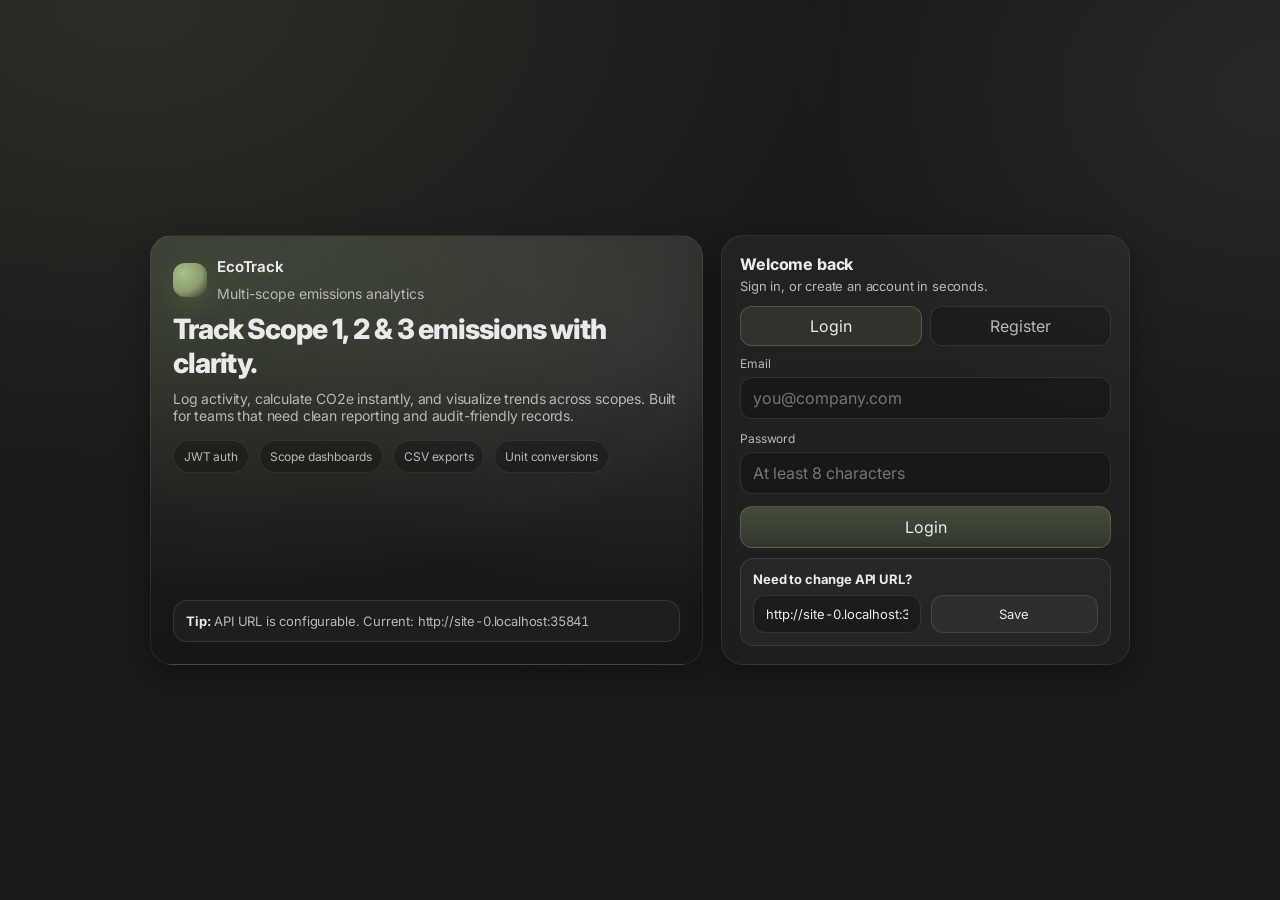
<file: frontend/index.html>
<!doctype html>
<html lang="en">
  <head>
    <meta charset="utf-8" />
    <meta name="viewport" content="width=device-width, initial-scale=1" />
    <title>EcoTrack • Sign in</title>
    <link rel="preconnect" href="https://fonts.googleapis.com" />
    <link rel="preconnect" href="https://fonts.gstatic.com" crossorigin />
    <link href="https://fonts.googleapis.com/css2?family=Inter:wght@400;500;600;700;800&display=swap" rel="stylesheet" />
    <link rel="stylesheet" href="css/styles.css" />
  </head>
  <body>
    <div class="auth-wrap">
      <div class="auth-card">
        <section class="hero">
          <div>
            <div class="brand" style="padding:0 0 10px">
              <div class="logo" aria-hidden="true"></div>
              <div>
                <h1>EcoTrack</h1>
                <p>Multi-scope emissions analytics</p>
              </div>
            </div>
            <h2>Track Scope 1, 2 & 3 emissions with clarity.</h2>
            <p>
              Log activity, calculate CO2e instantly, and visualize trends across scopes. Built for teams that need clean
              reporting and audit-friendly records.
            </p>
            <div class="mini">
              <span class="tag">JWT auth</span>
              <span class="tag">Scope dashboards</span>
              <span class="tag">CSV exports</span>
              <span class="tag">Unit conversions</span>
            </div>
          </div>

          <div class="notice" style="margin-top:16px">
            <b>Tip:</b> API URL is configurable. Current: <span class="mono" id="apiUrlLabel"></span>
          </div>
        </section>

        <section class="auth-panel">
          <h3>Welcome back</h3>
          <p class="muted">Sign in, or create an account in seconds.</p>

          <div class="switch">
            <button class="seg active" id="segLogin" type="button">Login</button>
            <button class="seg" id="segRegister" type="button">Register</button>
          </div>

          <div id="status" class="notice" style="display:none"></div>

          <form id="form" class="form" autocomplete="on" style="margin-top:10px">
            <div class="field col-12" id="fieldName" style="display:none">
              <label for="name">Name</label>
              <input class="input" id="name" placeholder="Your name" />
            </div>

            <div class="field col-12">
              <label for="email">Email</label>
              <input class="input" id="email" type="email" placeholder="you@company.com" required />
            </div>

            <div class="field col-12">
              <label for="password">Password</label>
              <input class="input" id="password" type="password" placeholder="At least 8 characters" required />
            </div>

            <div class="field col-12" id="fieldRole" style="display:none">
              <label for="role">Role</label>
              <select id="role">
                <option>Viewer</option>
                <option>Analyst</option>
                <option>Admin</option>
              </select>
            </div>

            <div class="field col-12" id="fieldOrg" style="display:none">
              <label for="org">Organisation</label>
              <input class="input" id="org" placeholder="Org name (optional)" />
            </div>

            <div class="field col-12">
              <button class="btn primary" id="submitBtn" type="submit">Login</button>
            </div>
          </form>

          <div class="notice" style="margin-top:10px">
            <b>Need to change API URL?</b>
            <div style="margin-top:8px; display:flex; gap:10px; align-items:center">
              <input class="input mono" id="apiUrl" placeholder="http://127.0.0.1:8001" />
              <button class="btn" type="button" id="saveApiUrl">Save</button>
            </div>
          </div>
        </section>
      </div>
    </div>

    <script src="js/config.js"></script>
    <script src="js/api.js"></script>
    <script src="js/auth.js"></script>
    <script>
      const statusBox = document.getElementById("status");
      const segLogin = document.getElementById("segLogin");
      const segRegister = document.getElementById("segRegister");
      const submitBtn = document.getElementById("submitBtn");
      const fieldName = document.getElementById("fieldName");
      const fieldRole = document.getElementById("fieldRole");
      const fieldOrg = document.getElementById("fieldOrg");

      let mode = "login";

      function setStatus(kind, msg) {
        if (!msg) {
          statusBox.style.display = "none";
          return;
        }
        statusBox.style.display = "block";
        statusBox.className = `notice ${kind === "err" ? "err" : kind === "ok" ? "ok" : ""}`;
        statusBox.innerHTML = msg;
      }

      function setMode(next) {
        mode = next;
        segLogin.classList.toggle("active", mode === "login");
        segRegister.classList.toggle("active", mode === "register");
        fieldName.style.display = mode === "register" ? "block" : "none";
        fieldRole.style.display = mode === "register" ? "block" : "none";
        fieldOrg.style.display = mode === "register" ? "block" : "none";
        submitBtn.textContent = mode === "register" ? "Create account" : "Login";
        setStatus("", "");
      }

      segLogin.addEventListener("click", () => setMode("login"));
      segRegister.addEventListener("click", () => setMode("register"));

      document.getElementById("apiUrlLabel").textContent = window.EcoTrackAPI.apiBase();
      document.getElementById("apiUrl").value = window.EcoTrackAPI.apiBase();
      document.getElementById("saveApiUrl").addEventListener("click", () => {
        const v = document.getElementById("apiUrl").value.trim();
        if (!v) return;
        localStorage.setItem("ECOTRACK_API_BASE_URL", v);
        setStatus("ok", `<b>Saved.</b> Reloading…`);
        setTimeout(() => location.reload(), 400);
      });

      // If already logged in, go straight to dashboard
      if (window.EcoTrackAPI.getToken()) {
        location.href = "dashboard.html";
      }

      document.getElementById("form").addEventListener("submit", async (e) => {
        e.preventDefault();
        setStatus("", "");
        const email = document.getElementById("email").value.trim();
        const password = document.getElementById("password").value;

        try {
          if (mode === "login") {
            await window.EcoTrackAuth.login(email, password);
            return;
          }
          const name = document.getElementById("name").value.trim() || "User";
          const role = document.getElementById("role").value;
          const organisation = document.getElementById("org").value.trim() || null;
          await window.EcoTrackAuth.register({ name, email, password, role, organisation });
          setStatus("ok", `<b>Account created.</b> Now log in with the same credentials.`);
          setMode("login");
          document.getElementById("password").value = "";
        } catch (err) {
          setStatus("err", `<b>Authentication failed.</b> ${err.message || err}`);
        }
      });
    </script>
  </body>
</html>
</file>
<file: frontend/css/styles.css>
:root{
  --bg:#1a1a1a;
  --panel:#212121;
  --card:#2a2a2a;
  --card-2:#262626;
  --text:#eaeaea;
  --muted:#b8b8b8;
  --border:rgba(255,255,255,.08);
  --shadow:0 10px 30px rgba(0,0,0,.35);
  --accent:#8a9e6e;
  --accent-2:#a9c087;
  --danger:#ff5c6c;
  --ok:#45d483;
  --warn:#f7c948;
  --focus:rgba(138,158,110,.35);
  --radius:16px;
  --radius-sm:12px;
  --max:1160px;
  --sidebar:260px;
  --font:Inter, ui-sans-serif, system-ui, -apple-system, Segoe UI, Roboto, Arial, sans-serif;
}

*{box-sizing:border-box}
html,body{height:100%}
body{
  margin:0;
  background:radial-gradient(1200px 800px at 10% 0%, rgba(138,158,110,.15), transparent 60%),
             radial-gradient(900px 700px at 100% 10%, rgba(255,255,255,.06), transparent 55%),
             var(--bg);
  color:var(--text);
  font-family:var(--font);
  letter-spacing:-0.01em;
}

a{color:inherit; text-decoration:none}
button,input,select,textarea{font:inherit}

.container{max-width:var(--max); margin:0 auto; padding:24px}
.app{
  min-height:100vh;
  display:grid;
  grid-template-columns: var(--sidebar) 1fr;
}

.sidebar{
  position:sticky;
  top:0;
  height:100vh;
  padding:22px 16px;
  border-right:1px solid var(--border);
  background:linear-gradient(180deg, rgba(255,255,255,.03), transparent 35%), rgba(0,0,0,.12);
  backdrop-filter: blur(10px);
}
.brand{
  display:flex;
  align-items:center;
  gap:10px;
  padding:10px 10px 18px;
}
.logo{
  width:34px; height:34px;
  border-radius:12px;
  background: radial-gradient(circle at 30% 30%, var(--accent-2), var(--accent) 55%, rgba(0,0,0,.35));
  box-shadow: 0 10px 25px rgba(138,158,110,.18);
}
.brand h1{
  font-size:15px;
  margin:0;
  line-height:1.15;
  font-weight:650;
}
.brand p{
  margin:0;
  color:var(--muted);
  font-size:12px;
  letter-spacing:0;
}

.nav{
  display:flex;
  flex-direction:column;
  gap:6px;
  padding:6px;
}
.nav a{
  display:flex;
  align-items:center;
  gap:10px;
  padding:11px 12px;
  border-radius:12px;
  color:var(--muted);
  border:1px solid transparent;
  transition: .15s ease;
}
.nav a:hover{
  color:var(--text);
  background:rgba(255,255,255,.03);
  border-color: rgba(255,255,255,.06);
}
.nav a.active{
  color:var(--text);
  background:linear-gradient(180deg, rgba(138,158,110,.16), rgba(255,255,255,.02));
  border-color: rgba(138,158,110,.22);
}
.nav .dot{
  width:8px; height:8px; border-radius:99px;
  background:rgba(255,255,255,.16);
}
.nav a.active .dot{ background: var(--accent); box-shadow: 0 0 0 4px rgba(138,158,110,.15) }

.sidebar-footer{
  margin-top:auto;
  padding:14px 10px 8px;
  color:var(--muted);
  font-size:12px;
}
.sidebar-footer .row{display:flex; align-items:center; justify-content:space-between; gap:10px}
.pill{
  display:inline-flex;
  align-items:center;
  gap:8px;
  padding:7px 10px;
  border-radius:999px;
  border:1px solid rgba(255,255,255,.08);
  background:rgba(0,0,0,.2);
}
.pill .spark{
  width:8px; height:8px; border-radius:999px;
  background: var(--ok);
  box-shadow: 0 0 0 4px rgba(69,212,131,.14);
}

.content{
  padding:24px 26px 30px;
}
.topbar{
  display:flex;
  align-items:center;
  justify-content:space-between;
  gap:12px;
  margin-bottom:18px;
}
.title{
  display:flex; flex-direction:column; gap:2px;
}
.title h2{margin:0; font-size:22px; font-weight:720}
.title p{margin:0; color:var(--muted); font-size:13px}
.actions{display:flex; align-items:center; gap:10px}

.btn{
  border:1px solid rgba(255,255,255,.10);
  background:rgba(255,255,255,.04);
  color:var(--text);
  border-radius:12px;
  padding:10px 12px;
  cursor:pointer;
  transition:.15s ease;
}
.btn:hover{transform:translateY(-1px); border-color: rgba(255,255,255,.16)}
.btn:active{transform:translateY(0)}
.btn.primary{
  background: linear-gradient(180deg, rgba(138,158,110,.35), rgba(138,158,110,.18));
  border-color: rgba(138,158,110,.32);
}
.btn.danger{
  background: rgba(255,92,108,.08);
  border-color: rgba(255,92,108,.25);
  color: #ffd5d9;
}

.grid{
  display:grid;
  grid-template-columns: repeat(12, 1fr);
  gap:14px;
}
.card{
  grid-column: span 12;
  background:linear-gradient(180deg, rgba(255,255,255,.04), rgba(255,255,255,.02));
  border:1px solid var(--border);
  border-radius: var(--radius);
  padding:16px;
  box-shadow: var(--shadow);
}
.card .card-head{
  display:flex; align-items:flex-start; justify-content:space-between; gap:10px;
  margin-bottom:12px;
}
.card h3{margin:0; font-size:14px; font-weight:680}
.card .hint{margin:0; color:var(--muted); font-size:12px}

.stat{
  display:flex;
  flex-direction:column;
  gap:8px;
}
.stat .kpi{
  font-size:26px;
  font-weight:780;
  letter-spacing:-0.03em;
}
.substats{
  display:flex; gap:10px; flex-wrap:wrap;
}
.chip{
  display:inline-flex;
  gap:8px;
  align-items:center;
  padding:7px 10px;
  border-radius:999px;
  border:1px solid rgba(255,255,255,.08);
  background:rgba(0,0,0,.18);
  color:var(--muted);
  font-size:12px;
}
.chip b{color:var(--text); font-weight:650}
.chip .swatch{width:10px; height:10px; border-radius:999px; background: var(--accent)}

.table{
  width:100%;
  border-collapse:separate;
  border-spacing:0;
  overflow:hidden;
  border-radius:14px;
  border:1px solid rgba(255,255,255,.08);
  background:rgba(0,0,0,.18);
}
.table th, .table td{
  padding:10px 10px;
  text-align:left;
  font-size:13px;
  border-bottom:1px solid rgba(255,255,255,.06);
}
.table th{
  color:var(--muted);
  font-weight:650;
  font-size:12px;
  background:rgba(255,255,255,.03);
}
.table tr:last-child td{border-bottom:none}
.mono{font-variant-numeric: tabular-nums; font-feature-settings:"tnum" 1}

.form{
  display:grid;
  grid-template-columns: repeat(12,1fr);
  gap:12px;
}
.field{
  grid-column: span 12;
  display:flex; flex-direction:column; gap:6px;
}
.field label{font-size:12px; color:var(--muted)}
.input, select, textarea{
  width:100%;
  padding:10px 12px;
  border-radius:12px;
  border:1px solid rgba(255,255,255,.10);
  background: rgba(0,0,0,.25);
  color:var(--text);
  outline:none;
  transition:.15s ease;
}
.input:focus, select:focus, textarea:focus{
  border-color: rgba(138,158,110,.35);
  box-shadow: 0 0 0 5px var(--focus);
}
textarea{min-height:92px; resize:vertical}

.two-col{grid-column: span 12; display:grid; grid-template-columns: repeat(12,1fr); gap:12px}
.col-6{grid-column: span 6}
.col-4{grid-column: span 4}
.col-8{grid-column: span 8}
.col-12{grid-column: span 12}

.notice{
  border:1px solid rgba(255,255,255,.10);
  background: rgba(255,255,255,.03);
  border-radius: 14px;
  padding:12px;
  color: var(--muted);
  font-size:13px;
}
.notice b{color:var(--text)}
.notice.ok{border-color: rgba(69,212,131,.25); background: rgba(69,212,131,.07)}
.notice.err{border-color: rgba(255,92,108,.26); background: rgba(255,92,108,.06); color:#ffd5d9}

.auth-wrap{
  min-height:100vh;
  display:grid;
  place-items:center;
  padding:28px;
}
.auth-card{
  width:min(980px,100%);
  display:grid;
  grid-template-columns: 1.15fr .85fr;
  gap:18px;
}
.hero{
  border-radius: 22px;
  border:1px solid rgba(255,255,255,.08);
  background:
    radial-gradient(900px 520px at 15% 10%, rgba(138,158,110,.24), transparent 60%),
    radial-gradient(700px 520px at 90% 20%, rgba(255,255,255,.08), transparent 55%),
    linear-gradient(180deg, rgba(255,255,255,.04), rgba(0,0,0,.15));
  box-shadow: var(--shadow);
  padding:22px;
  display:flex;
  flex-direction:column;
  justify-content:space-between;
}
.hero h2{margin:0; font-size:28px; font-weight:820; letter-spacing:-0.04em}
.hero p{margin:10px 0 0; color:var(--muted); font-size:14px; max-width:56ch}
.hero .mini{
  display:flex; gap:10px; flex-wrap:wrap;
  margin-top:16px;
}
.mini .tag{
  padding:8px 10px;
  border-radius:999px;
  background: rgba(0,0,0,.22);
  border: 1px solid rgba(255,255,255,.08);
  color: var(--muted);
  font-size:12px;
}
.auth-panel{
  border-radius: 22px;
  border:1px solid rgba(255,255,255,.08);
  background: linear-gradient(180deg, rgba(255,255,255,.04), rgba(255,255,255,.02));
  box-shadow: var(--shadow);
  padding:18px;
}
.auth-panel h3{margin:0 0 4px; font-size:16px; font-weight:750}
.auth-panel .muted{margin:0 0 12px; color:var(--muted); font-size:13px}
.auth-panel .switch{
  display:flex; gap:8px; margin:12px 0 6px;
}
.seg{
  flex:1;
  padding:9px 10px;
  border-radius:12px;
  border:1px solid rgba(255,255,255,.10);
  background: rgba(0,0,0,.18);
  color: var(--muted);
  cursor:pointer;
  transition:.15s ease;
}
.seg.active{
  color: var(--text);
  border-color: rgba(138,158,110,.35);
  background: rgba(138,158,110,.14);
}
.auth-panel .btn{width:100%}

/* Skeletons & modal */
.skeleton{
  position:relative;
  border-radius:12px;
  background:rgba(255,255,255,.05);
  overflow:hidden;
}
.skeleton::after{
  content:"";
  position:absolute;
  inset:0;
  background:linear-gradient(90deg, transparent, rgba(255,255,255,.10), transparent);
  transform:translateX(-60%);
  animation: shimmer 1.2s ease-in-out infinite;
}
@keyframes shimmer{
  0%{transform:translateX(-60%)}
  100%{transform:translateX(60%)}
}
.skeleton-line{height:14px}
.skeleton-kpi{height:34px; width:min(280px, 70%)}
.skeleton-chip{height:28px; width:140px; border-radius:999px}
.is-loading .hide-while-loading{display:none !important}

.modal-backdrop{
  position:fixed;
  inset:0;
  background:rgba(0,0,0,.55);
  backdrop-filter: blur(8px);
  display:none;
  align-items:center;
  justify-content:center;
  padding:18px;
  z-index:50;
}
.modal-backdrop.open{display:flex}
.modal{
  width:min(980px, 100%);
  border-radius: 22px;
  border:1px solid rgba(255,255,255,.10);
  background: linear-gradient(180deg, rgba(255,255,255,.05), rgba(255,255,255,.02));
  box-shadow: 0 30px 70px rgba(0,0,0,.55);
  overflow:hidden;
}
.modal-head{
  padding:14px 16px;
  border-bottom:1px solid rgba(255,255,255,.08);
  display:flex;
  align-items:center;
  justify-content:space-between;
  gap:10px;
}
.modal-head h3{margin:0; font-size:14px; font-weight:750}
.modal-body{padding:16px}
.modal-grid{display:grid; grid-template-columns: 1fr; gap:14px}

@media (max-width: 980px){
  .auth-card{grid-template-columns: 1fr}
  .hero{order:2}
}
@media (max-width: 900px){
  .app{grid-template-columns: 1fr}
  .sidebar{
    position:relative;
    height:auto;
    border-right:none;
    border-bottom:1px solid var(--border);
  }
  .sidebar-footer{display:none}
}
@media (max-width: 720px){
  .col-6{grid-column: span 12}
  .col-4{grid-column: span 12}
  .col-8{grid-column: span 12}
  .content{padding:18px}
}
</file>
